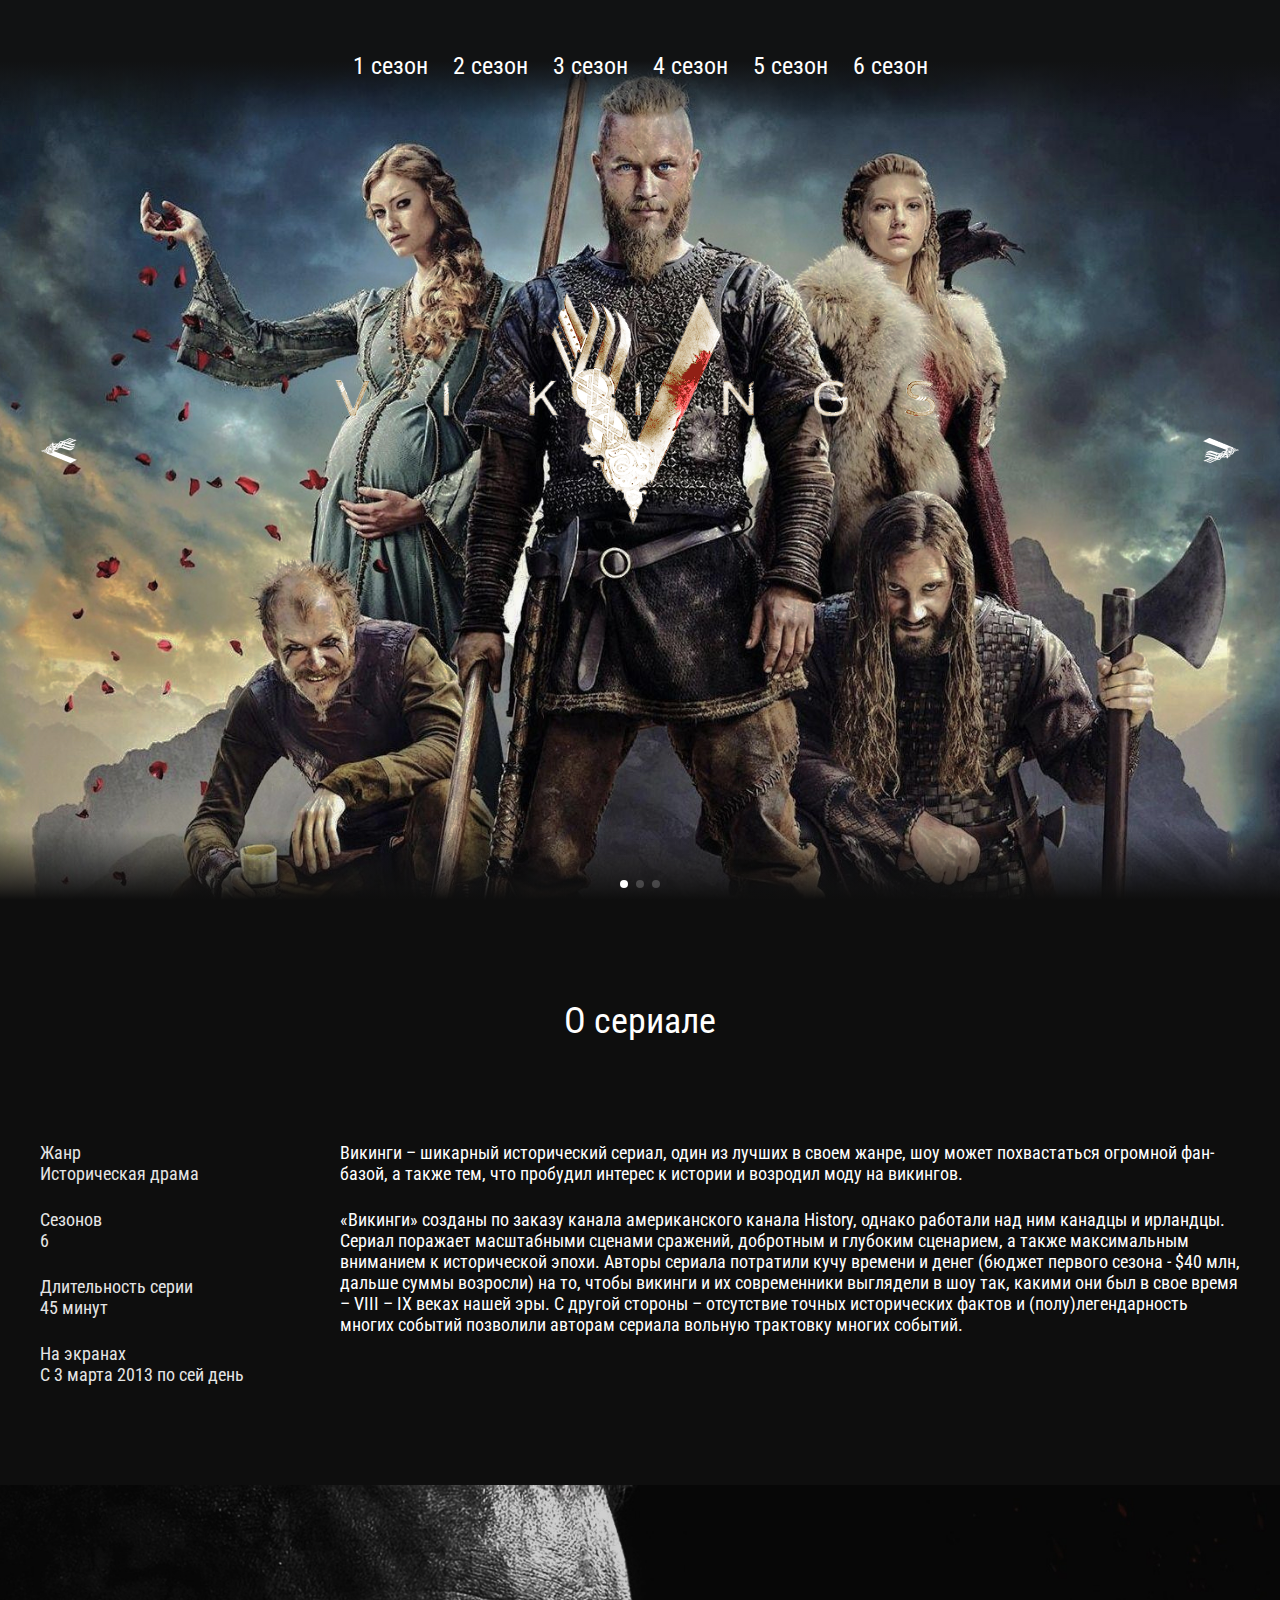
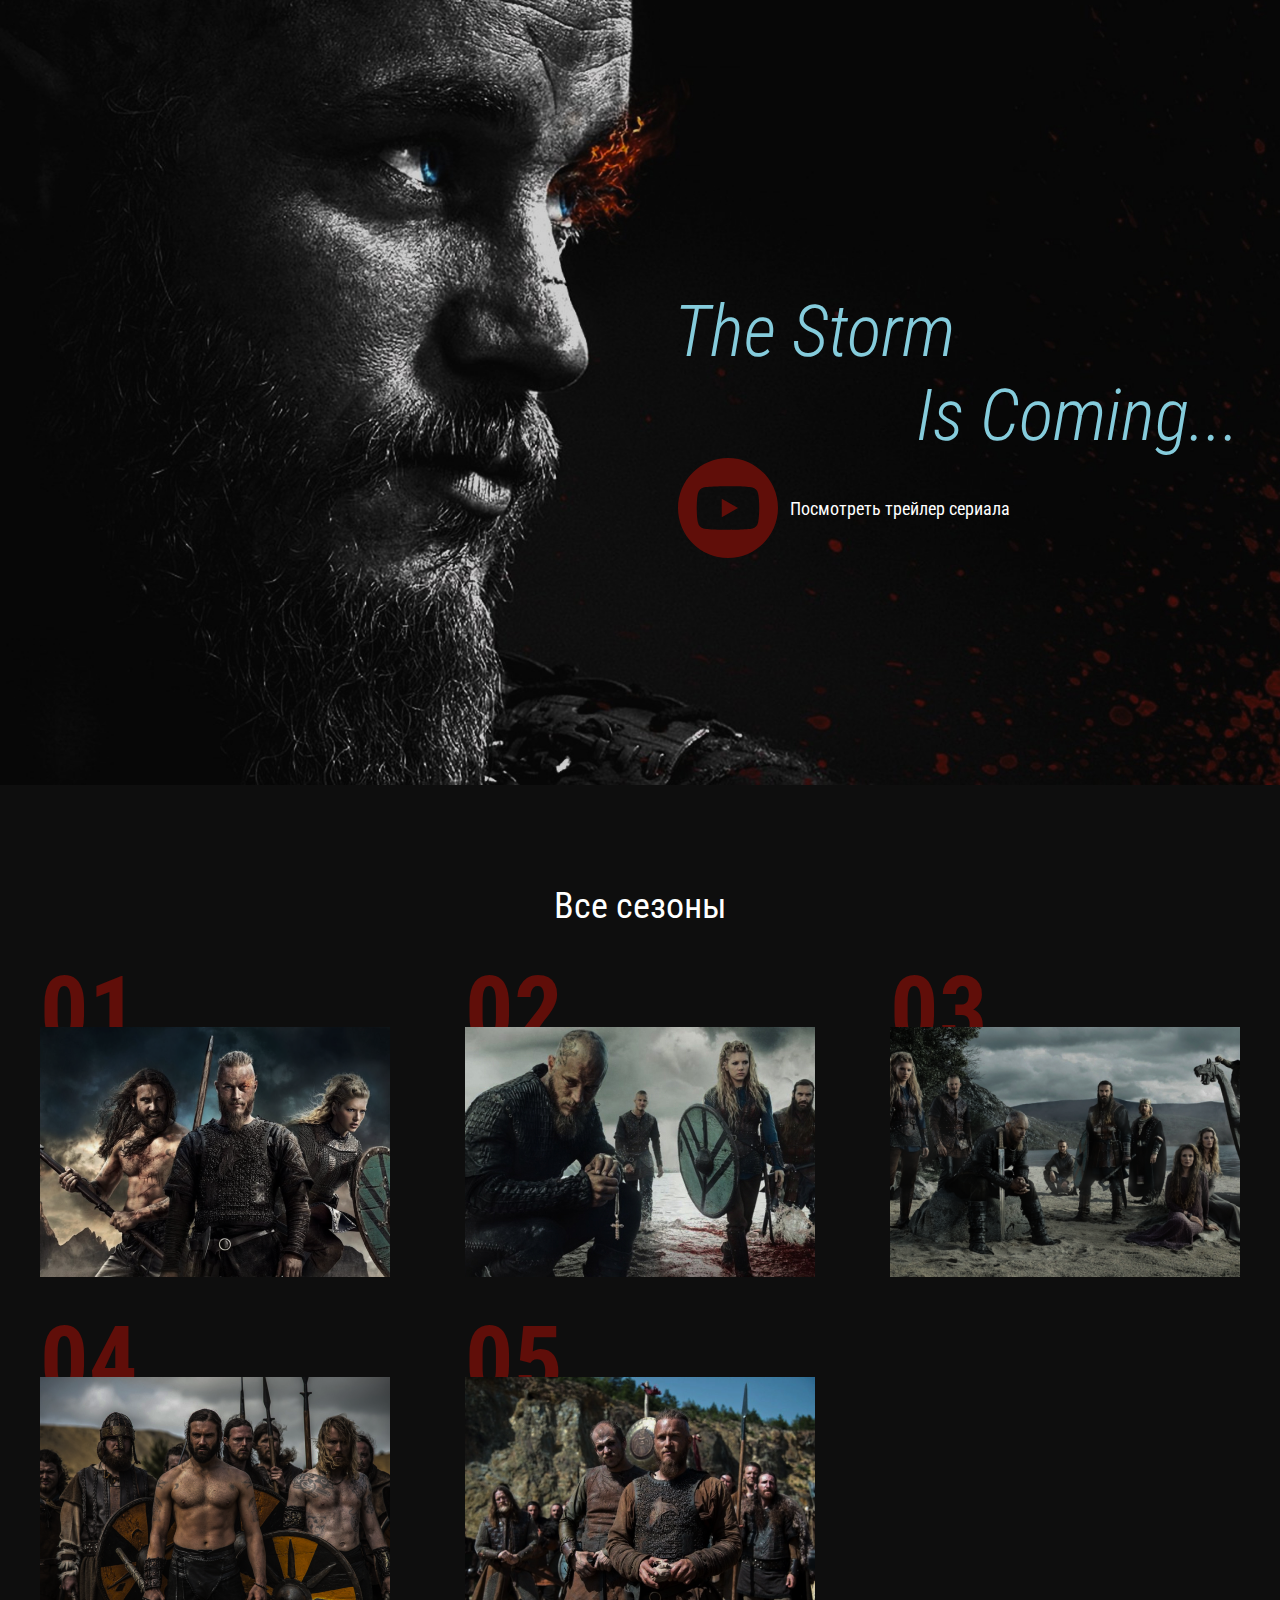
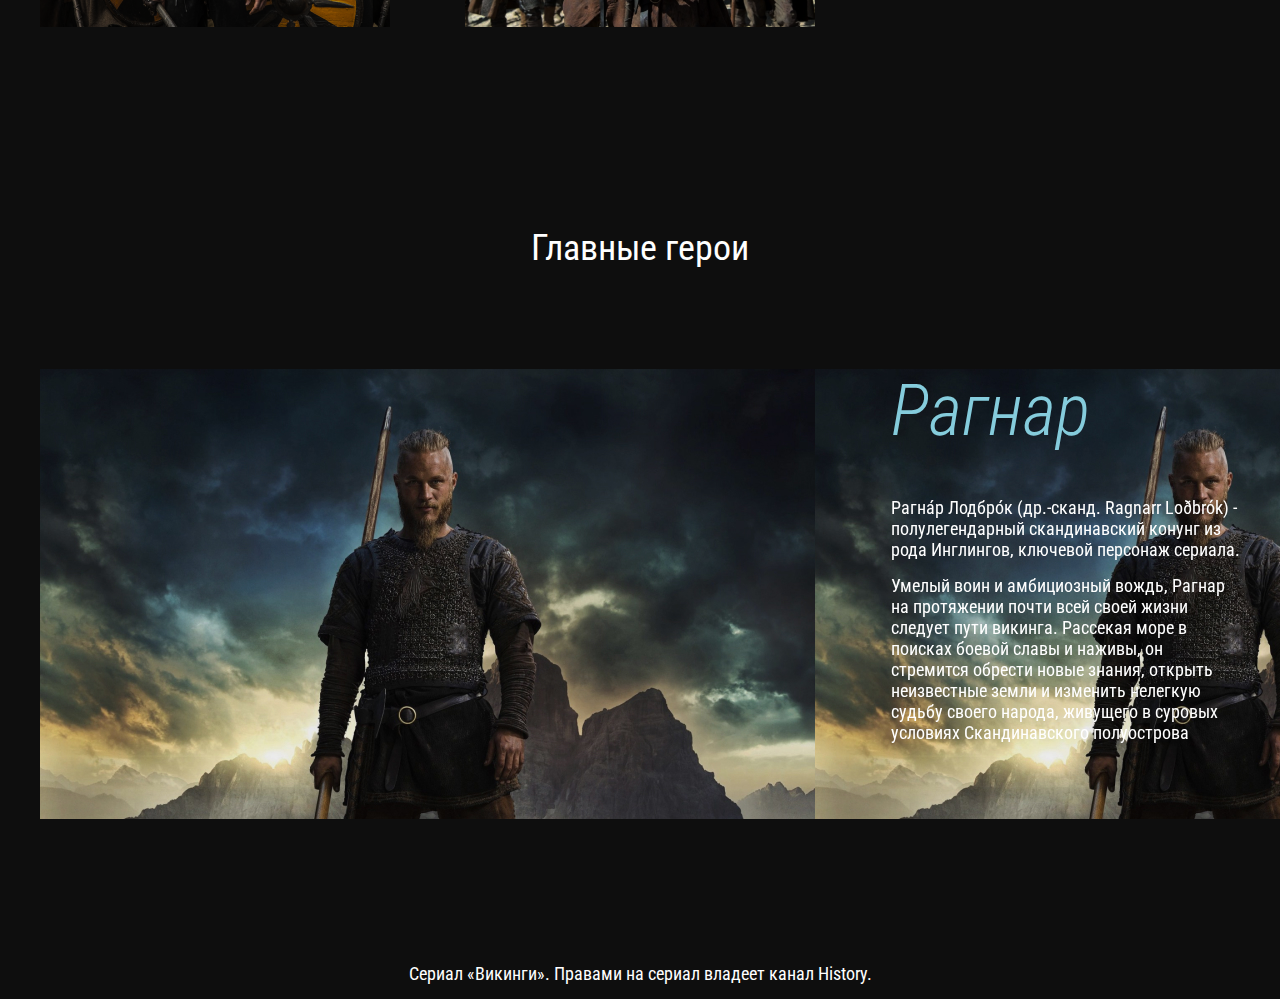
<file: index.html>
<!DOCTYPE html>
<html lang="en">

<head>
  <meta charset="UTF-8">
  <meta name="viewport" content="width=device-width, initial-scale=1.0">
  <title>Vikings</title>
  <link href="https://fonts.googleapis.com/css2?family=Roboto+Condensed:ital,wght@0,400;0,700;1,300&display=swap"
    rel="stylesheet">
  <link rel="stylesheet" href="css/reset.css">
  <link rel="stylesheet" href="https://unpkg.com/swiper/swiper-bundle.min.css">
  <link rel="stylesheet" href="css/jquery.fancybox.css">
  <link rel="stylesheet" href="css/style.css">
</head>

<body>
  <header class="header">
    <nav class="menu">
      <button class="menu__burger">
        <span></span>
      </button>
      <ul class="menu__list">
        <li class="menu__list-item">
          <a class="menu__list-link" href="#">1 cезон</a>
        </li>
        <li class="menu__list-item">
          <a class="menu__list-link" href="#">2 cезон</a>
        </li>
        <li class="menu__list-item">
          <a class="menu__list-link" href="#">3 cезон</a>
        </li>
        <li class="menu__list-item">
          <a class="menu__list-link" href="#">4 cезон</a>
        </li>
        <li class="menu__list-item">
          <a class="menu__list-link" href="#">5 cезон</a>
        </li>
        <li class="menu__list-item">
          <a class="menu__list-link" href="#">6 cезон</a>
        </li>
      </ul>
    </nav>
    <div class="logo">
      <img class="logo__img" src="img/logo.png" alt="">
    </div>
  </header>
  <section class="about section-page">
    <div class="container">
      <h3 class="title">
        О сериале
      </h3>
      <div class="about__inner">
        <ul class="about__info">
          <li class='about__info-item'>
            Жанр
            <span>Историческая драма</span>
          </li>
          <li class='about__info-item'>
            Сезонов
            <span>6</span>
          </li>
          <li class='about__info-item'>
            Длительность серии
            <span>45 минут</span>
          </li>
          <li class='about__info-item'>
            На экранах
            <span>С 3 марта 2013 по сей день</span>
          </li>
        </ul>
        <div class="about__text">
          <p>
            Викинги – шикарный исторический сериал, один из лучших в своем жанре, шоу может похвастаться огромной
            фан-базой, а также тем, что пробудил интерес к истории и возродил моду на викингов.
          </p>
          <p>
            «Викинги» созданы по заказу канала американского канала History, однако работали над ним канадцы и ирландцы.
            Сериал поражает масштабными сценами сражений, добротным и глубоким сценарием, а также максимальным вниманием
            к исторической эпохи. Авторы сериала потратили кучу времени и денег (бюджет первого сезона - $40 млн, дальше
            суммы возросли) на то, чтобы викинги и их современники выглядели в шоу так, какими они был в свое время –
            VIII – IX веках нашей эры. С другой стороны – отсутствие точных исторических фактов и (полу)легендарность
            многих событий позволили авторам сериала вольную трактовку многих событий.
          </p>
        </div>
      </div>
    </div>
  </section>
  <section class="video">
    <div class="container">
      <h3 class="video__text">
        <span>The Storm</span>
        Is Coming...
      </h3>
      <a class="video__btn" data-fancybox href="https://www.youtube.com/watch?v=mFJVOfvPpfs">Посмотреть трейлер
        сериала</a>
    </div>
  </section>
  <section class="seasons section-page">
    <div class="container">
      <h3 class="title">
        Все сезоны
      </h3>
      <ol class="seasons__inner">
        <li class="seasons__item" style="background-image: url('img/seasons-image-1.jpg');">
          <a data-fancybox="gallery" href="https://www.youtube.com/watch?v=mFJVOfvPpfs?autoplay=0" class="seasons__link">Смотреть</a>
        </li>
        <li class="seasons__item" style="background-image: url('img/seasons-image-2.jpg');">
          <a data-fancybox="gallery" href="https://www.youtube.com/watch?v=mFJVOfvPpfs?autoplay=0" class="seasons__link">Смотреть</a>
        </li>
        <li class="seasons__item" style="background-image: url('img/seasons-image-3.jpg');">
          <a data-fancybox="gallery" href="https://www.youtube.com/watch?v=mFJVOfvPpfs?autoplay=0" class="seasons__link">Смотреть</a>
        </li>
        <li class="seasons__item" style="background-image: url('img/seasons-image-4.jpg');">
          <a data-fancybox="gallery" href="https://www.youtube.com/watch?v=mFJVOfvPpfs?autoplay=0" class="seasons__link">Смотреть</a>
        </li>
        <li class="seasons__item" style="background-image: url('img/seasons-image-5.jpg');">
          <a data-fancybox="gallery" href="https://www.youtube.com/watch?v=mFJVOfvPpfs?autoplay=0" class="seasons__link">Смотреть</a>
          </li>        
        </ol>
      </div>
    </section>  
    <section class="heroes section-page">
      <div class="container">
        <h3 class="title">
          Главные герои
        </h3>
        <div class="heroes__inner">
          
          <div class="swiper-container heroes__slider-img">
            
            <div class="swiper-wrapper">              
                <div class="swiper-slide">
                  <img class="heroes__images" src="img/hero-1.jpg" alt="">
                </div>
                <div class="swiper-slide">
                  <img class="heroes__images" src="img/hero-1.jpg" alt="">
                </div>
                <div class="swiper-slide">
                  <img class="heroes__images" src="img/hero-1.jpg" alt="">
                </div>              
            </div>                    
            
            <div class="swiper-button-prev"></div>
            <div class="swiper-button-next"></div>          
            <div class="swiper-pagination"></div>
  
        </div>     
  
          <div class="swiper-container heroes__slider-text">
            
            <div class="swiper-wrapper">
                
                <div class="swiper-slide">
                  <div class="heroes__text">
                    <h4 class="heroes__name">
                      Рагнар
                    </h4>
                    <p>
                      Рагна́р Лодбро́к (др.-сканд. Ragnarr Loðbrók) - полулегендарный скандинавский конунг из рода Инглингов, ключевой персонаж сериала.
                    </p>
                    <p>
                      Умелый воин и амбициозный вождь, Рагнар на протяжении почти всей своей жизни следует пути викинга. Рассекая море в поисках боевой славы и наживы, он стремится обрести новые знания, открыть неизвестные земли и изменить нелегкую судьбу своего народа, живущего в суровых условиях Скандинавского полуострова
                    </p>
                  </div>
                </div>
                <div class="swiper-slide">
                  <div class="heroes__text">
                    <h4 class="heroes__name">
                      Рагнар2
                    </h4>
                    <p>
                      Рагна́р Лодбро́к (др.-сканд. Ragnarr Loðbrók) - полулегендарный скандинавский конунг из рода Инглингов, ключевой персонаж сериала.
                    </p>
                    <p>
                      Умелый воин и амбициозный вождь, Рагнар на протяжении почти всей своей жизни следует пути викинга. Рассекая море в поисках боевой славы и наживы, он стремится обрести новые знания, открыть неизвестные земли и изменить нелегкую судьбу своего народа, живущего в суровых условиях Скандинавского полуострова
                    </p>
                  </div>
                </div>
                <div class="swiper-slide">
                  <div class="heroes__text">
                    <h4 class="heroes__name">
                      Рагнар3
                    </h4>
                    <p>
                      Рагна́р Лодбро́к (др.-сканд. Ragnarr Loðbrók) - полулегендарный скандинавский конунг из рода Инглингов, ключевой персонаж сериала.
                    </p>
                    <p>
                      Умелый воин и амбициозный вождь, Рагнар на протяжении почти всей своей жизни следует пути викинга. Рассекая море в поисках боевой славы и наживы, он стремится обрести новые знания, открыть неизвестные земли и изменить нелегкую судьбу своего народа, живущего в суровых условиях Скандинавского полуострова
                    </p>
                  </div>
                </div>
                
            </div>
            
  
        </div>
  
  
        </div>
      </div>
    </section>
    <footer class="footer">
      <div class="container">
        <p class="copy">
          Сериал «Викинги». Правами на сериал владеет канал History.
        </p>
      </div>
    </footer>

  <script src="https://ajax.googleapis.com/ajax/libs/jquery/3.4.1/jquery.min.js"></script>
  <script src="https://unpkg.com/swiper/swiper-bundle.min.js"></script>
  <script src="js/jquery.fancybox.min.js"></script>
  <script src="js/main.js"></script>
</body>
</html>
</file>
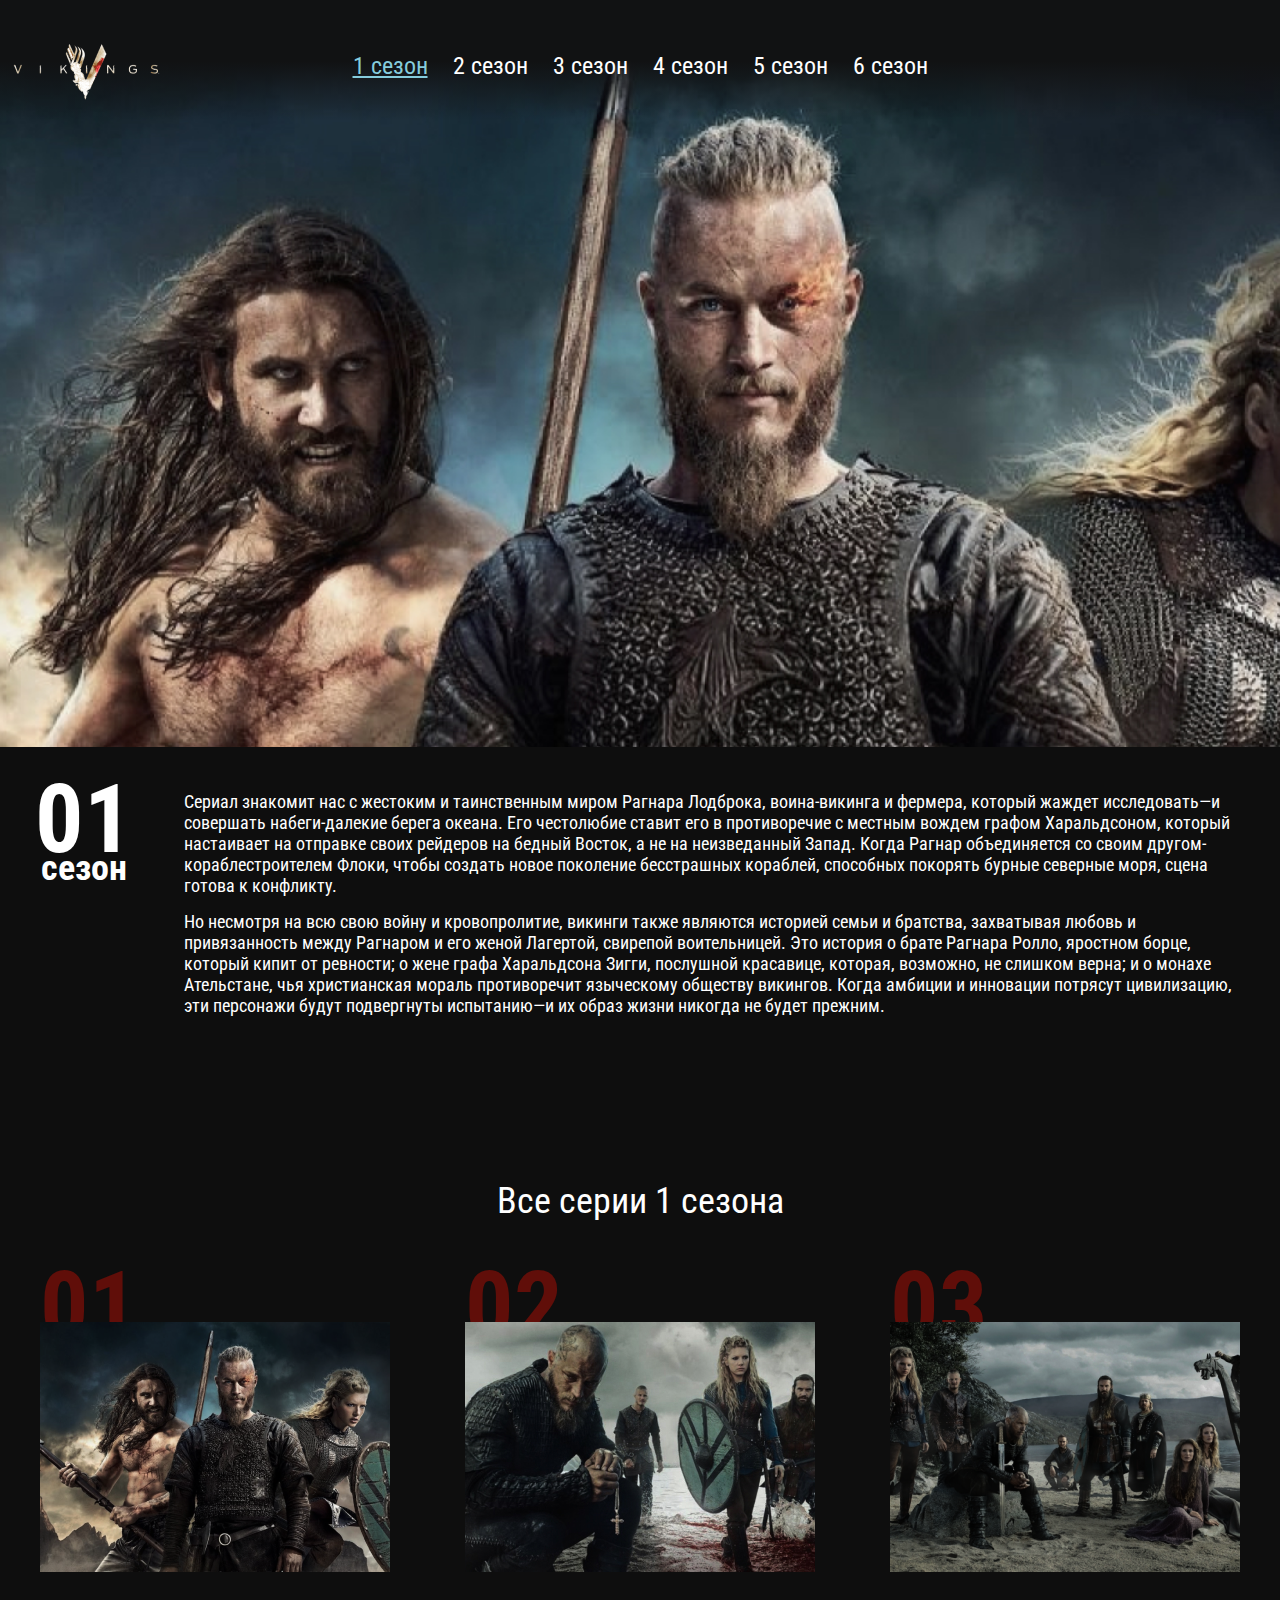
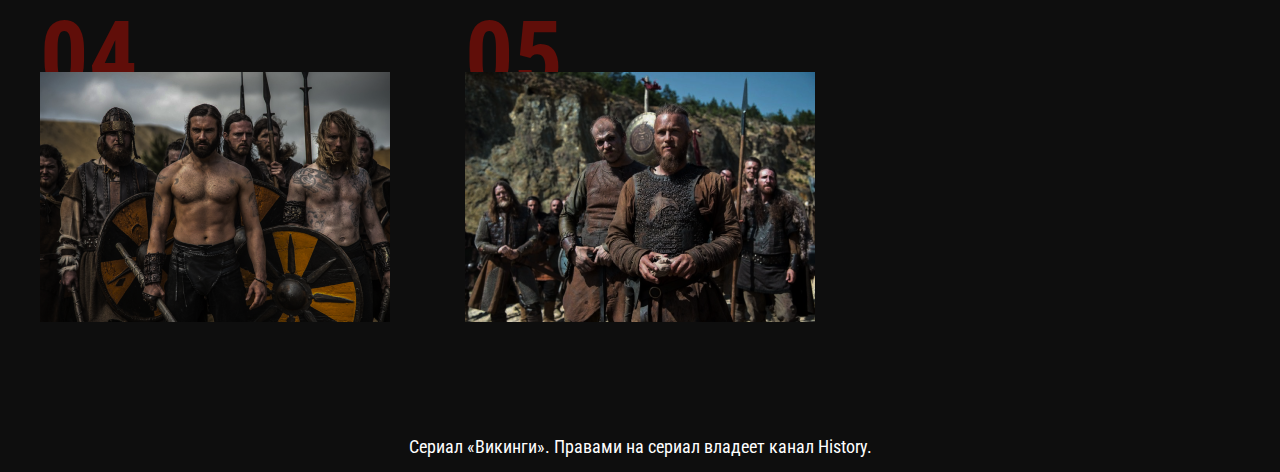
<file: season-1.html>
<!DOCTYPE html>
<html lang="ru">
<head>
  <meta charset="UTF-8">
  <meta name="viewport" content="width=device-width, initial-scale=1.0">
  <meta http-equiv="X-UA-Compatible" content="ie=edge">
  <title>Document</title>
  <link href="https://fonts.googleapis.com/css2?family=Roboto+Condensed:ital,wght@0,400;0,700;1,300&display=swap" rel="stylesheet">
  <link rel="stylesheet" href="css/reset.css">
  <link rel="stylesheet" href="css/jquery.fancybox.css">
  <link rel="stylesheet" href="css/style.css">
</head>
<body>
  <header class="page-header">
      
      <nav class="menu">
        <button class="menu__burger">
          <span></span>
        </button>
        <div class="menu__container">
          <a href="#" class="page-logo">
            <img src="img/page-logo.png" alt="">
          </a>
            <ul class="menu__list">
              <li class="menu__list-item">
                <a class="menu__list-link menu__list-link--active" >1 cезон</a>
              </li>
              <li class="menu__list-item">
                <a class="menu__list-link" >2 cезон</a>
              </li>
              <li class="menu__list-item">
                <a class="menu__list-link" >3 cезон</a>
              </li>
              <li class="menu__list-item">
                <a class="menu__list-link" >4 cезон</a>
              </li>
              <li class="menu__list-item">
                <a class="menu__list-link" >5 cезон</a>
              </li>
              <li class="menu__list-item">
                <a class="menu__list-link" >6 cезон</a>
              </li>
            </ul>
        </div>
      </nav>
      
    
      <div class="season-info">
        <div class="season-info__num">
          01
          <span>сезон</span>
        </div>
        <div class="season-info__text">
          <p>
            Сериал знакомит нас с жестоким и таинственным миром Рагнара Лодброка, воина-викинга и фермера, который жаждет исследовать—и совершать набеги-далекие берега океана. Его честолюбие ставит его в противоречие с местным вождем графом Харальдсоном, который настаивает на отправке своих рейдеров на бедный Восток, а не на неизведанный Запад. Когда Рагнар объединяется со своим другом-кораблестроителем Флоки, чтобы создать новое поколение бесстрашных кораблей, способных покорять бурные северные моря, сцена готова к конфликту.
          </p>
          <p>
            Но несмотря на всю свою войну и кровопролитие, викинги также являются историей семьи и братства, захватывая любовь и привязанность между Рагнаром и его женой Лагертой, свирепой воительницей. Это история о брате Рагнара Ролло, яростном борце, который кипит от ревности; о жене графа Харальдсона Зигги, послушной красавице, которая, возможно, не слишком верна; и о монахе Ательстане, чья христианская мораль противоречит языческому обществу викингов. Когда амбиции и инновации потрясут цивилизацию, эти персонажи будут подвергнуты испытанию—и их образ жизни никогда не будет прежним.
          </p>
        </div>
      </div>
    </header>
    <section class="seasons section-page">
      <div class="container">
        <h3 class="title">
          Все серии 1 сезона
        </h3>
        <ol class="seasons__inner">
          <li class="seasons__item" style="background-image: url('img/seasons-image-1.jpg');">
            <a data-fancybox="gallery" href="https://www.youtube.com/watch?v=mFJVOfvPpfs?autoplay=0" class="seasons__link">Смотреть</a>
          </li>
          <li class="seasons__item" style="background-image: url('img/seasons-image-2.jpg');">
            <a data-fancybox="gallery" href="https://www.youtube.com/watch?v=mFJVOfvPpfs?autoplay=0" class="seasons__link">Смотреть</a>
          </li>
          <li class="seasons__item" style="background-image: url('img/seasons-image-3.jpg');">
            <a data-fancybox="gallery" href="https://www.youtube.com/watch?v=mFJVOfvPpfs?autoplay=0" class="seasons__link">Смотреть</a>
          </li>
          <li class="seasons__item" style="background-image: url('img/seasons-image-4.jpg');">
            <a data-fancybox="gallery" href="https://www.youtube.com/watch?v=mFJVOfvPpfs?autoplay=0" class="seasons__link">Смотреть</a>
          </li>
          <li class="seasons__item" style="background-image: url('img/seasons-image-5.jpg');">
            <a data-fancybox="gallery" href="https://www.youtube.com/watch?v=mFJVOfvPpfs?autoplay=0" class="seasons__link"'>Смотреть</a>
          </li>
      
        </ol>
      </div>
    </section>

  <footer class="footer">
    <div class="container">
      <p class="copy">
        Сериал «Викинги». Правами на сериал владеет канал History.
      </p>
    </div>
  </footer>



  <script src="https://ajax.googleapis.com/ajax/libs/jquery/3.4.1/jquery.min.js"></script>
  <script src="js/jquery.fancybox.min.js"></script>
  <script src="js/main.js"></script>

</body>
</html>
</file>
<file: css/style.css>
*{
    box-sizing: border-box;
}

body{
    background-color: #0e0e0e;
    color: #fff;
    font-family: 'Roboto Condensed', sans-serif;
    font-weight: 400;
    font-size: 18px;
    line-height: 21px;    
}

a{
    color: inherit;
    text-decoration: none;
}
ul{
    list-style: none;
}
.container{
    max-width: 1220px;
    padding: 0 10px;
    margin: 0 auto;
}
.section-page{
   padding: 100px 0; 
}
.title{
    text-align: center;
    margin-bottom: 100px;
    font-size: 36px;
    line-height: 42px;
    font-weight: 400;
}
.header{
    background: url('../img/header-bg.jpg') center 50px/cover no-repeat ;
    height: 100vh;
    position: relative;
    text-align: center;
    
}
.header::after{
    content: '';
    position: absolute;
    height: 70px;
    bottom: 0;
    left: 0;
    width: 100%;
    background: linear-gradient(180deg, #0E0E0E 0%, rgba(17, 17, 17, 0.850295) 16.53%, rgba(32, 31, 33, 0) 100%);
    transform: rotate(180deg);    
}

.menu{
    
    padding: 50px 0 58px;
    background: linear-gradient(180deg, #111213 0%, #111213 43.62%, rgba(32, 31, 33, 0) 86.33%);
}
.menu__list{
    display: flex;
    justify-content: center;

}
.menu__list-item{
    padding: 0 12.5px;
}
.menu__list-link{
    font-size: 36px;
    line-height: 42px; 
}
.menu__list-link:hover,
.menu__list-link--active{
    color: #85CCDC;
    text-decoration: underline;
}
.logo{
    padding-top: 17vh;
}

.about__inner {
    display: flex;

}
.about__info {
    width: 375px;
    margin-right: 50px;
    flex: none;
}
.about__info-item {
    color: #E5E5E5;
    margin-bottom: 25px;
}
.about__info-item:last-child {
    margin-bottom: 0px;
}
.about__info-item span {
    display: block;
}
.about__text {
    
}
.about__text p{
    margin-bottom: 25px;
}
.about__text p:last-child{
    margin-bottom: 0;
}

.video {
    background: url('../img/video-bg.jpg') center/cover no-repeat;
    height: 100vh;
    text-align: right;
}
.video__text {    
    font-style: italic;
    font-weight: 300;
    font-size: 72px;
    line-height: 84px;   
    color: #85CCDC; 
    padding-top: 45vh;
    margin-bottom: 40px;
}
.video__text span{
    display: block;
    padding-right: 285px;
}
.video__btn {
    padding-left: 112px;
    position: relative;
    margin-right: 230px;
}
.video__btn::before{
    content: '';
    position: absolute;
    width: 100px;
    height: 100px;
    top: -40px;
    left: 0;
    background: url('../img/youtube.svg');
}

.seasons__inner {
    display: grid;
    grid-template-columns: repeat(auto-fill, minmax(284px, 1fr));
    grid-gap: 100px 75px;
    counter-reset: myCounter;
}
.seasons__item {
    height: 250px;
    background: center/cover no-repeat;
    position: relative;
    list-style: none;
    display: flex;
    justify-content: center;
    align-items: center;
}
.seasons__item:hover .seasons__link {
    opacity: 1;
}
.seasons__item::before {
    content:counter(myCounter, decimal-leading-zero);
    counter-increment: myCounter;
    position: absolute;
    font-weight: bold;
    font-size: 96px;
    line-height: 112px; 
    color: #600E09;
    left: 0;
    top: -72px;
    z-index: -1;   
}
.seasons__item:hover::after {
    content: '';
    position: absolute;
    left: 0;
    top: 0;
    right: 0;
    bottom: 0;
    background-color: rgba(14, 14, 14, 0.8);
}
.seasons__link {
    font-size: 36px;
    line-height: 42px;
    padding: 12px 78px 11px;
    background-color: #0e0e0e;
    opacity: 0;
    transition: all .4s;
    z-index: 2;
}

.heroes__inner {
    display: flex;
    justify-content: space-between;
}
.heroes__slider-img {
    max-width: 775px;
    padding-bottom: 30px;
    min-width: 0;
}

.heroes__slider-text {
    max-width: 349px;
}

.swiper-button-prev::after {
    content: '';
    position: absolute;
    left: 30px;
    width: 37px;
    height: 25px;
    background: url('../img/arrow-left.png');
}

.swiper-button-next::after {
    content: '';
    position: absolute;
    right: 30px;
    width: 37px;
    height: 25px;
    background: url('../img/arrow-right.png');
}

.swiper-pagination-bullet {
    background-color: #fff;
}


.heroes__text {
    font-style: normal;
    font-weight: normal;
    font-size: 18px;
    line-height: 21px;    
}
.heroes__text p {
    margin-bottom: 15px;
}
.heroes__text p:last-child {
    margin-bottom: 0;
}
.heroes__name {
    font-style: italic;
    font-weight: 300;
    font-size: 72px;
    line-height: 84px;    
    color: #85CCDC;    
    margin-bottom: 44px;
}



.copy{
    padding: 14px 0 15px;
    text-align: center;
}


/* start season 1 */

.page-header{
    background: url('../img/season-1bg.jpg') center/cover no-repeat;
    height: 90vh;
    position: relative;
}

.menu__container{
    position: relative;
    max-width: 1385px;
    margin: 0 auto;
}

.page-logo{
    position: absolute;
    left: 0;

}
.season-info{
    position: absolute;
    max-width: 1385px;
    display: flex;
    padding: 44px 47px 64px 35px;
    background: #0e0e0e;
    bottom: 0;
    right: 0;
    left: 0;
    margin: 0 auto;
}
.season-info__num{    
    text-align: center;
    font-weight: bold;
    font-size: 96px;
    line-height: 56px;
    margin-right: 51px;
}
.season-info__num span{    
    display: block;
    font-size: 36px;
    line-height: 42px;

}
.season-info__text p{
    margin-bottom: 15px;
}
.season-info__text p:last-child{
    margin-bottom: 0;
}
.menu__burger {
    display: none;
}

.heroes__images {
    max-width: 100%;
    display: block;
    margin: 0 auto;    
    object-fit: cover;
}

/* start media */
@media (max-width: 1366px){
    .page-logo{
        left: 10px;
        top: -6px;
    }
}
@media (max-width: 1366px){
    .logo__img{
        width: 50%;
    }
    .menu__list-link{
        font-size: 24px;
        line-height: 32px;
    }
    .about__info{
        width: 250px;
    }
    .page-header{
        height: 120vh;
    }
}
@media(max-width: 1200px){
    .heroes__inner{
        display: block;
    }
    .heroes__slider-text{
        max-width: 100%;
        padding-top: 50px;
    }
    .heroes__slider-img{
        max-width: 100%;
    }

}
@media (max-width: 1088px){
    .seasons__item{
        height: 340px;
    }

}
@media (max-width: 992px){
    .page-logo{
        display: none;
    }
}


@media (max-width: 768px){
   .about__inner{
       display: block;
   }
   .section-page{
       padding: 50px 0;
   }
   .title{
       margin-bottom: 50px;
       font-size: 28px;
       line-height: 36px;
   }
   body{
       font-size: 16px;
       line-height: 19px;
   }
   .video__text span{
       padding-right: 200px;
       font-size: 48px;
       line-height: 56px;
   }
   .video__btn{
       margin-right: 0;
       padding-left: 62px;
   }
   .video__btn::before{
       width: 50px;
       height: 50px;
       background-size: cover;
       top: -16px;
   }
   .seasons__inner{
       grid-gap: 80px 35px;
   }
   .heroes__name{
       font-size: 46px;
       line-height: 56px;
       margin-bottom: 25px;
   }
   .season-info{
       display: block;
       padding: 30px 10px 0 10px;
       
   }
   .season-info__num{
       text-align: left;
       font-size: 50px;
       line-height: 26px;
       margin-bottom: 15px;
   }
   .season-info__num span{
       font-size: 25px;
       line-height: 32px;
   }
}
@media (max-width: 640px){
    .menu{
        text-align: center;
        padding: 0;
        background: linear-gradient(180deg, #111213 0%, #111213 10%, rgba(32, 31, 33, 0) 86.33%);
    }
   
    .menu__list{
        display: block;  
        transform: translateY(-130%);
        transition: all .3s;      
    }
    .menu__list.menu__list--active{
        transform: translateY(0%);    
        padding: 100px 0 50px;
        background: #0e0e0e; 
    }
    .menu__list-link{
        display: block;
        padding: 10px 0;
    }
    .logo{
        padding-top: 21vh;
    }
    .page-logo{
        display: block;
        z-index: 10;
        top: 22px;
    }
    .menu__burger{
        display: block;
        width: 50px;
        height: 40px;
        cursor: pointer;
        position: absolute;
        right: 10px;
        top: 20px;
        z-index: 10;
        display: flex;
        align-items: center;
        background: transparent;
        border: none;
        padding: 0;

    }
    .menu__burger span{
        background: white;
        height: 5px;
        width: 100%;
    }
    .menu__burger::after,
    .menu__burger::before{
        content:'';
        position: absolute;
        background: white;
        height: 5px;
        width: 100%;
    }    
    .menu__burger::before{
        top: 0;
        left: 0;
    }
    .menu__burger::after{
        bottom: 0;
        left: 0;
    }
}
@media (max-width: 414px){

    .seasons__item{
        height: 203px;
    }
}
@media (max-width: 374px){
    .page-header{
        height: 200vh;
    }
}
</file>
